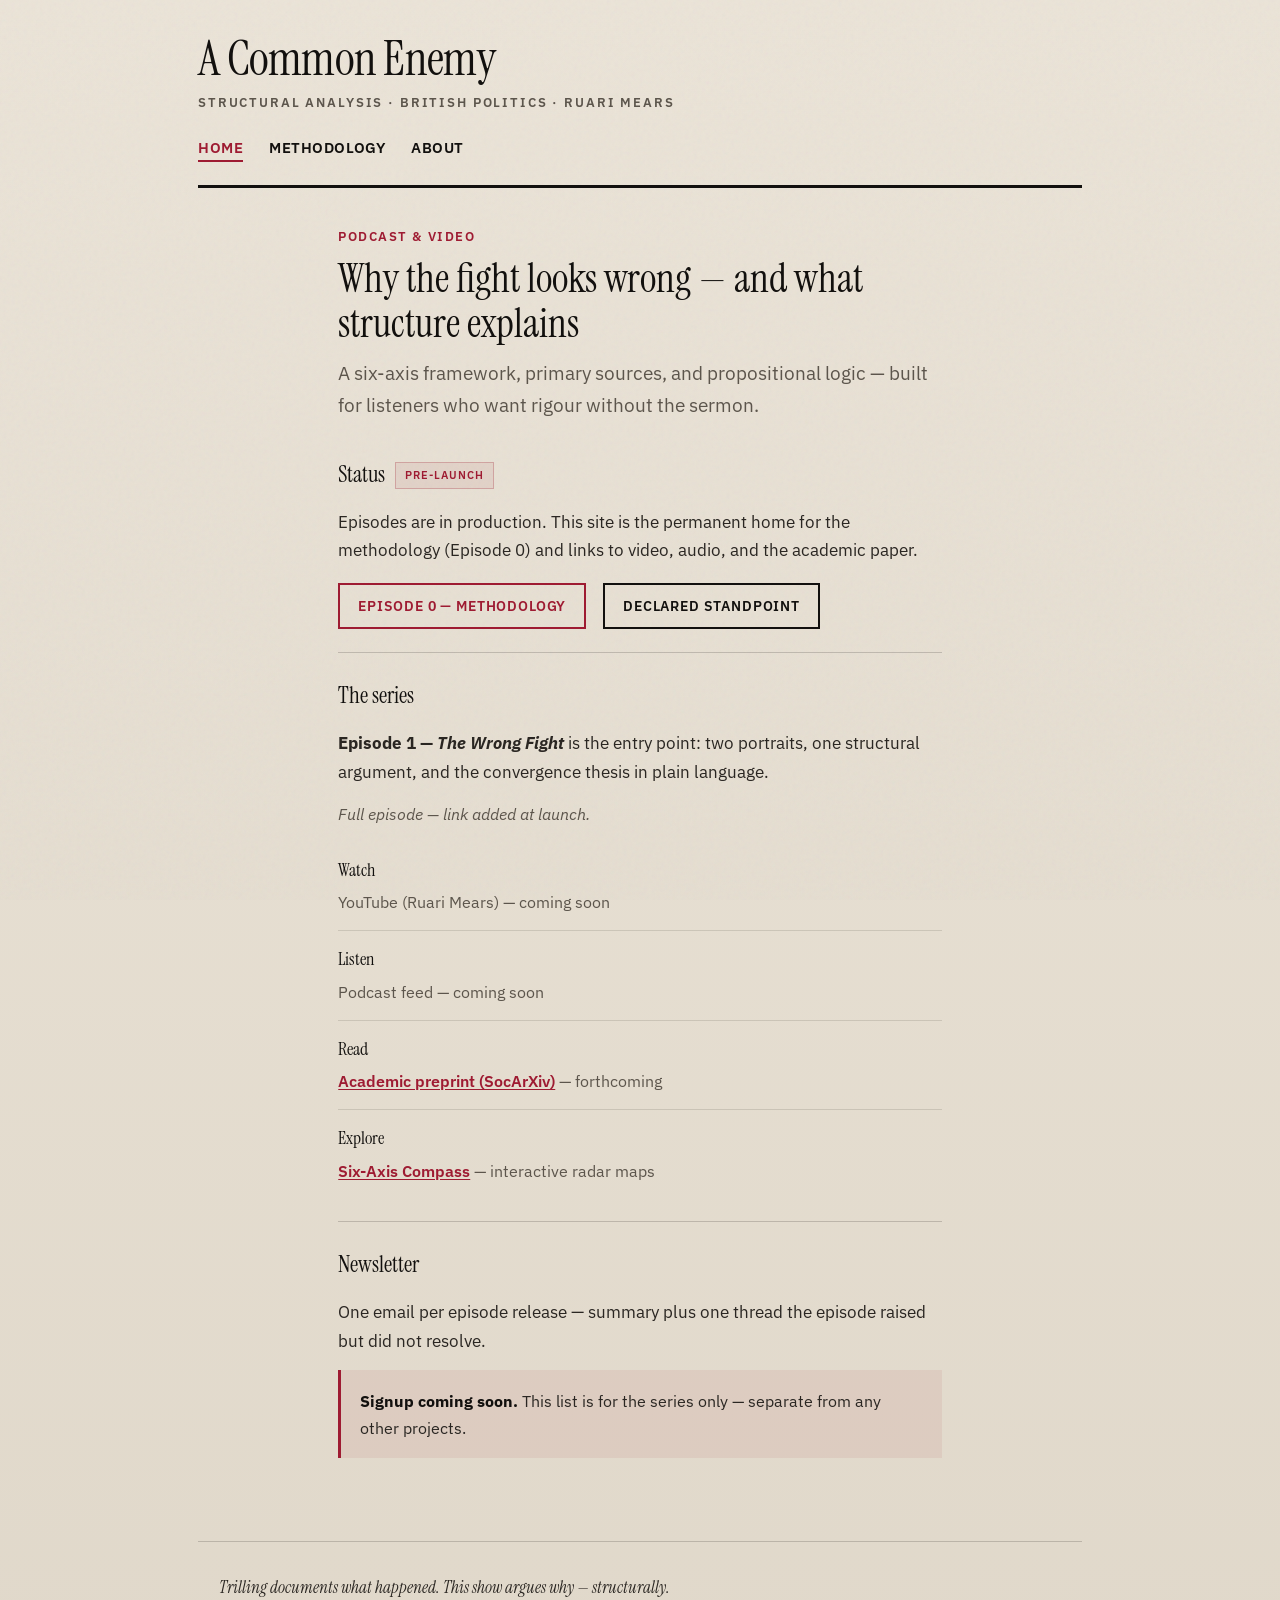
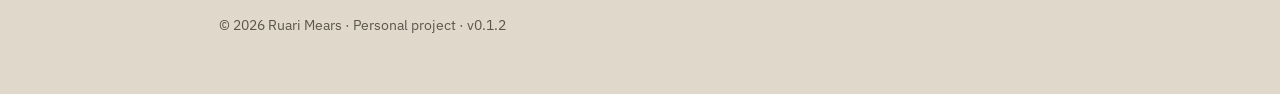
<file: index.html>
<!DOCTYPE html>
<html lang="en-GB">
<head>
  <meta charset="utf-8">
  <meta name="viewport" content="width=device-width, initial-scale=1">
  <title>A Common Enemy — structural analysis of British politics</title>
  <meta name="description" content="A Common Enemy: podcast and video series on structural convergence in British politics — by Ruari Mears. Methodology, episodes, and academic work.">
  <link rel="canonical" href="https://earlution.github.io/common-enemy-web/">
  <meta property="og:title" content="A Common Enemy">
  <meta property="og:description" content="Structural analysis of British politics — podcast and video by Ruari Mears.">
  <meta property="og:type" content="website">
  <meta property="og:url" content="https://earlution.github.io/common-enemy-web/">
  <meta name="theme-color" content="#ebe4d8">
  <link rel="icon" href="assets/favicon.svg" type="image/svg+xml">
  <link rel="stylesheet" href="styles.css">
</head>
<body>
  <a class="skip-link" href="#main">Skip to content</a>

  <header class="masthead">
    <div class="masthead-inner">
      <a class="series-title" href="index.html">A Common Enemy</a>
      <p class="series-tag">Structural analysis · British politics · Ruari Mears</p>
      <nav class="site-nav" aria-label="Site">
        <ul>
          <li><a href="index.html" aria-current="page">Home</a></li>
          <li><a href="methodology.html">Methodology</a></li>
          <li><a href="about.html">About</a></li>
        </ul>
      </nav>
    </div>
    <hr class="masthead-rule" aria-hidden="true">
  </header>

  <article class="page" id="main">
    <header class="page-header">
      <p class="kicker">Podcast &amp; video</p>
      <h1>Why the fight looks wrong — and what structure explains</h1>
      <p class="lede">A six-axis framework, primary sources, and propositional logic — built for listeners who want rigour without the sermon.</p>
    </header>

    <section class="section" aria-labelledby="status-heading">
      <h2 id="status-heading">Status <span class="status-badge">Pre-launch</span></h2>
      <p>Episodes are in production. This site is the permanent home for the methodology (Episode&nbsp;0) and links to video, audio, and the academic paper.</p>
      <div class="link-row">
        <a class="btn btn-accent" href="methodology.html">Episode 0 — Methodology</a>
        <a class="btn" href="about.html">Declared standpoint</a>
      </div>
    </section>

    <section class="section" aria-labelledby="series-heading">
      <h2 id="series-heading">The series</h2>
      <p><strong>Episode 1 — <em>The Wrong Fight</em></strong> is the entry point: two portraits, one structural argument, and the convergence thesis in plain language.</p>
      <p class="pending">Full episode — link added at launch.</p>
      <ul class="link-list">
        <li>
          <span class="label">Watch</span>
          <span class="meta">YouTube (Ruari Mears) — coming soon</span>
        </li>
        <li>
          <span class="label">Listen</span>
          <span class="meta">Podcast feed — coming soon</span>
        </li>
        <li>
          <span class="label">Read</span>
          <span class="meta"><a href="#paper" id="paper-link">Academic preprint (SocArXiv)</a> — forthcoming</span>
        </li>
        <li>
          <span class="label">Explore</span>
          <span class="meta"><a href="https://earlution.github.io/6-axis-compass/" rel="noopener noreferrer">Six-Axis Compass</a> — interactive radar maps</span>
        </li>
      </ul>
    </section>

    <section class="section" aria-labelledby="newsletter-heading">
      <h2 id="newsletter-heading">Newsletter</h2>
      <p>One email per episode release — summary plus one thread the episode raised but did not resolve.</p>
      <div class="note-box" id="newsletter">
        <p><strong>Signup coming soon.</strong> This list is for the series only — separate from any other projects.</p>
      </div>
    </section>
  </article>

  <footer class="site-footer">
    <p class="tagline">Trilling documents what happened. This show argues why — structurally.</p>
    <p>© <span id="year"></span> Ruari Mears · Personal project · <span id="site-version"></span></p>
  </footer>

  <script src="assets/site.js"></script>
</body>
</html>
</file>
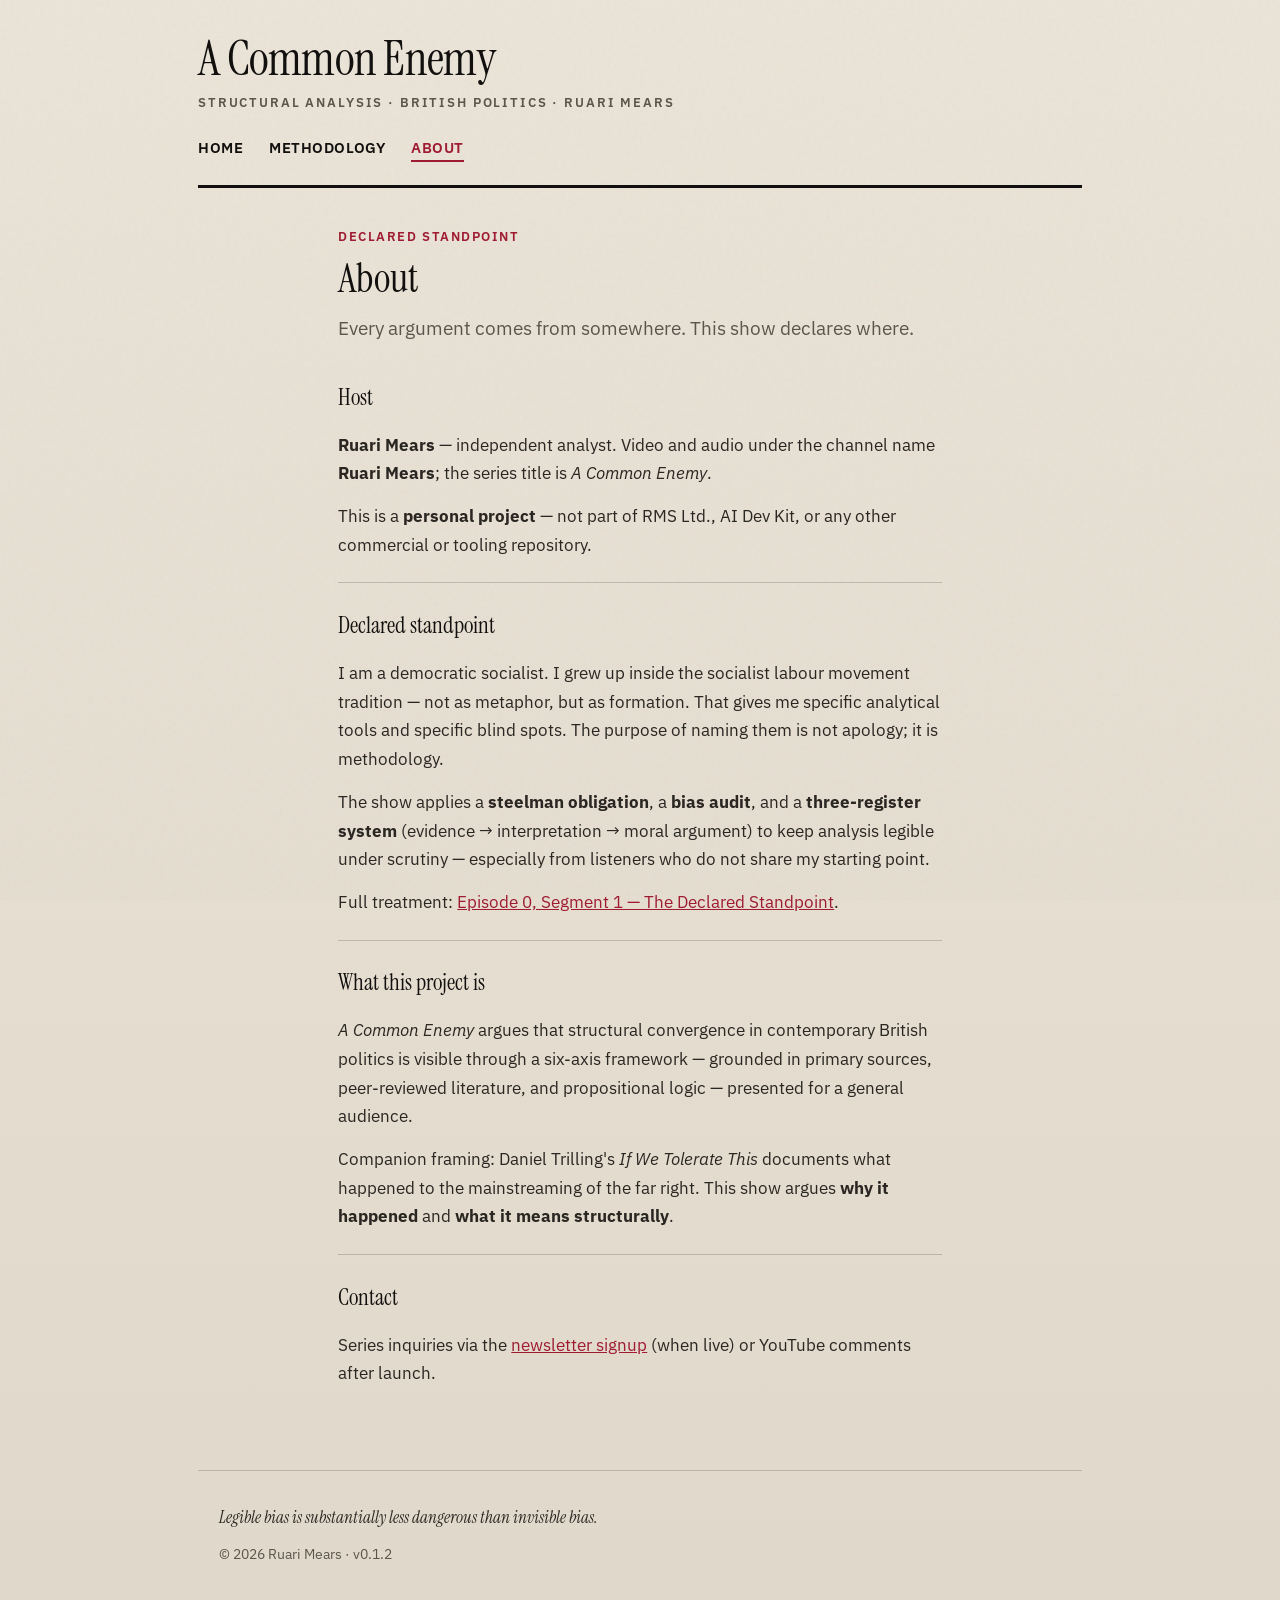
<file: about.html>
<!DOCTYPE html>
<html lang="en-GB">
<head>
  <meta charset="utf-8">
  <meta name="viewport" content="width=device-width, initial-scale=1">
  <title>About — A Common Enemy</title>
  <meta name="description" content="About A Common Enemy and Ruari Mears — declared standpoint, methodology, and what this project is for.">
  <link rel="canonical" href="https://earlution.github.io/common-enemy-web/about.html">
  <meta name="theme-color" content="#ebe4d8">
  <link rel="icon" href="assets/favicon.svg" type="image/svg+xml">
  <link rel="stylesheet" href="styles.css">
</head>
<body>
  <a class="skip-link" href="#main">Skip to content</a>

  <header class="masthead">
    <div class="masthead-inner">
      <a class="series-title" href="index.html">A Common Enemy</a>
      <p class="series-tag">Structural analysis · British politics · Ruari Mears</p>
      <nav class="site-nav" aria-label="Site">
        <ul>
          <li><a href="index.html">Home</a></li>
          <li><a href="methodology.html">Methodology</a></li>
          <li><a href="about.html" aria-current="page">About</a></li>
        </ul>
      </nav>
    </div>
    <hr class="masthead-rule" aria-hidden="true">
  </header>

  <article class="page" id="main">
    <header class="page-header">
      <p class="kicker">Declared standpoint</p>
      <h1>About</h1>
      <p class="lede">Every argument comes from somewhere. This show declares where.</p>
    </header>

    <section class="section" aria-labelledby="host-heading">
      <h2 id="host-heading">Host</h2>
      <p><strong>Ruari Mears</strong> — independent analyst. Video and audio under the channel name <strong>Ruari Mears</strong>; the series title is <em>A Common Enemy</em>.</p>
      <p>This is a <strong>personal project</strong> — not part of RMS Ltd., AI Dev Kit, or any other commercial or tooling repository.</p>
    </section>

    <section class="section" aria-labelledby="standpoint-heading">
      <h2 id="standpoint-heading">Declared standpoint</h2>
      <p>I am a democratic socialist. I grew up inside the socialist labour movement tradition — not as metaphor, but as formation. That gives me specific analytical tools and specific blind spots. The purpose of naming them is not apology; it is methodology.</p>
      <p>The show applies a <strong>steelman obligation</strong>, a <strong>bias audit</strong>, and a <strong>three-register system</strong> (evidence → interpretation → moral argument) to keep analysis legible under scrutiny — especially from listeners who do not share my starting point.</p>
      <p>Full treatment: <a href="methodology.html#s01">Episode 0, Segment 1 — The Declared Standpoint</a>.</p>
    </section>

    <section class="section" aria-labelledby="project-heading">
      <h2 id="project-heading">What this project is</h2>
      <p><em>A Common Enemy</em> argues that structural convergence in contemporary British politics is visible through a six-axis framework — grounded in primary sources, peer-reviewed literature, and propositional logic — presented for a general audience.</p>
      <p>Companion framing: Daniel Trilling's <em>If We Tolerate This</em> documents what happened to the mainstreaming of the far right. This show argues <strong>why it happened</strong> and <strong>what it means structurally</strong>.</p>
    </section>

    <section class="section" aria-labelledby="contact-heading">
      <h2 id="contact-heading">Contact</h2>
      <p>Series inquiries via the <a href="index.html#newsletter">newsletter signup</a> (when live) or YouTube comments after launch.</p>
    </section>
  </article>

  <footer class="site-footer">
    <p class="tagline">Legible bias is substantially less dangerous than invisible bias.</p>
    <p>© <span id="year"></span> Ruari Mears · <span id="site-version"></span></p>
  </footer>

  <script src="assets/site.js"></script>
</body>
</html>
</file>
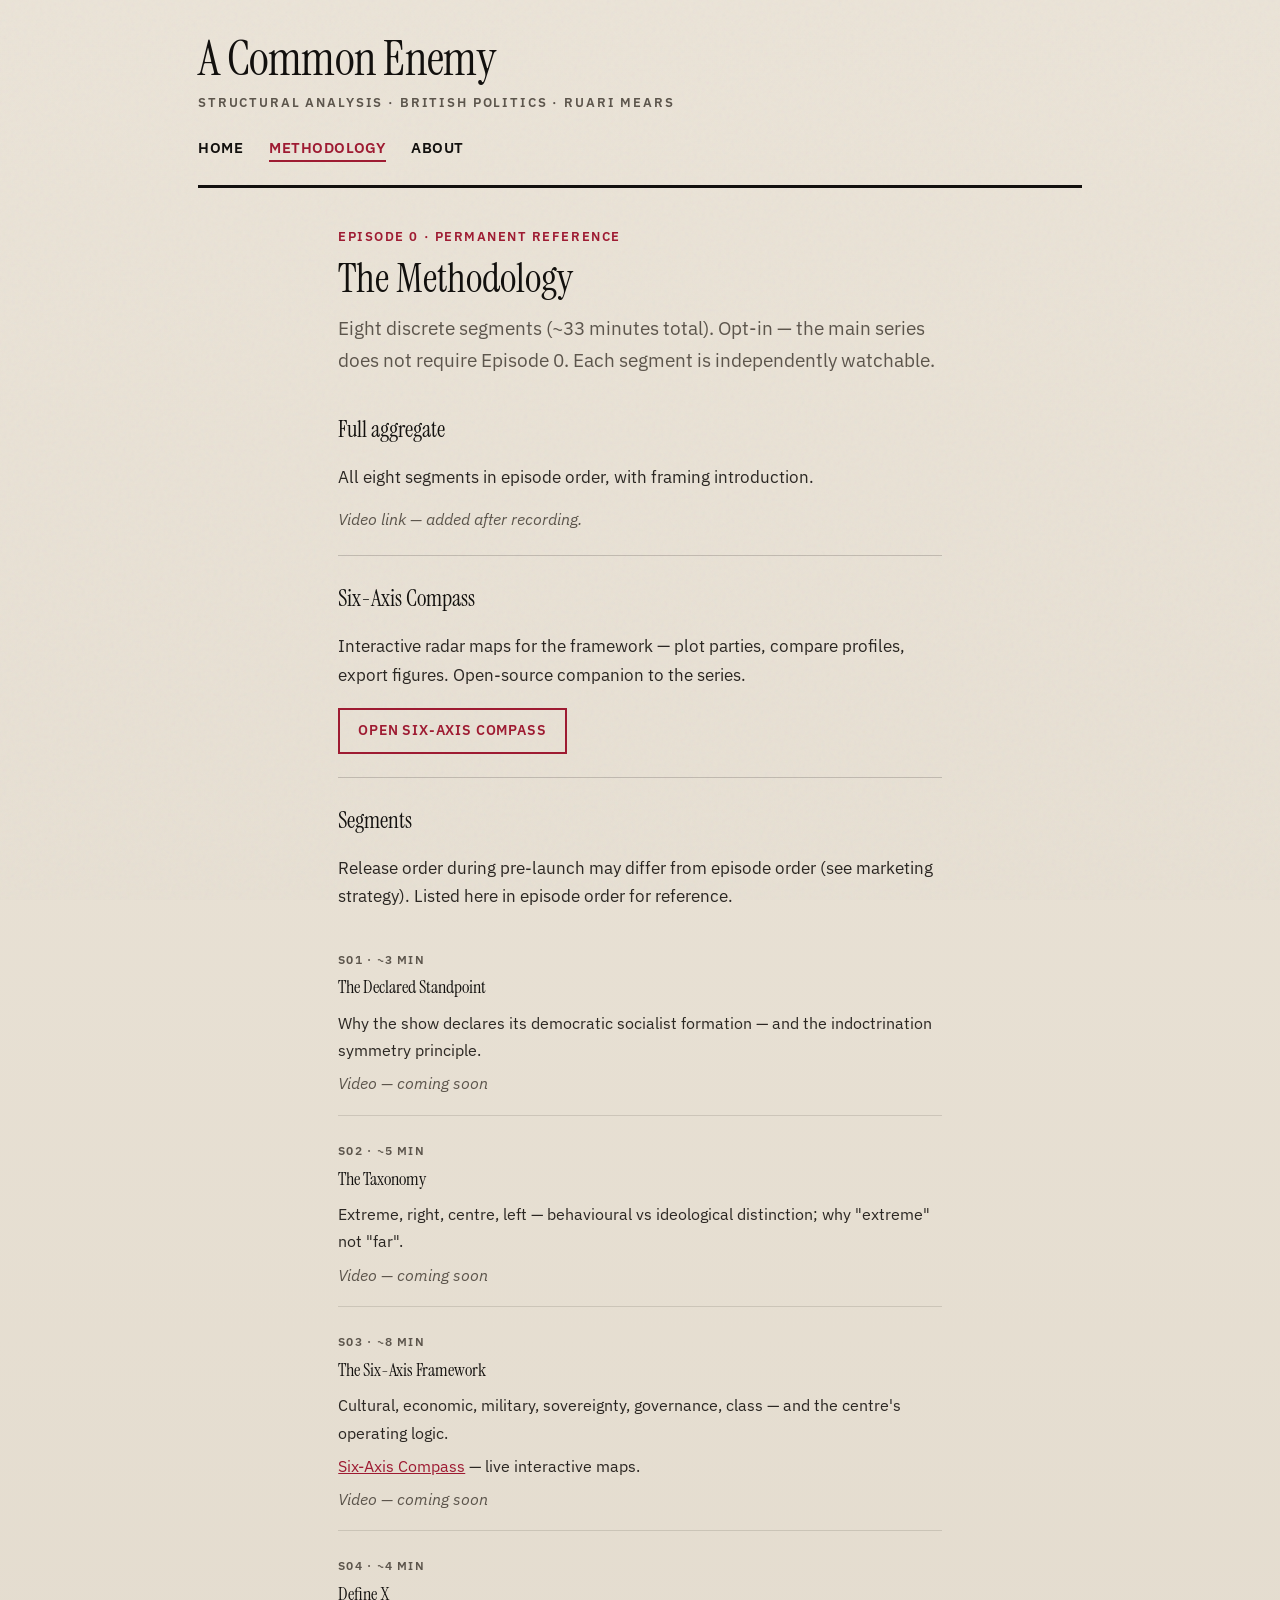
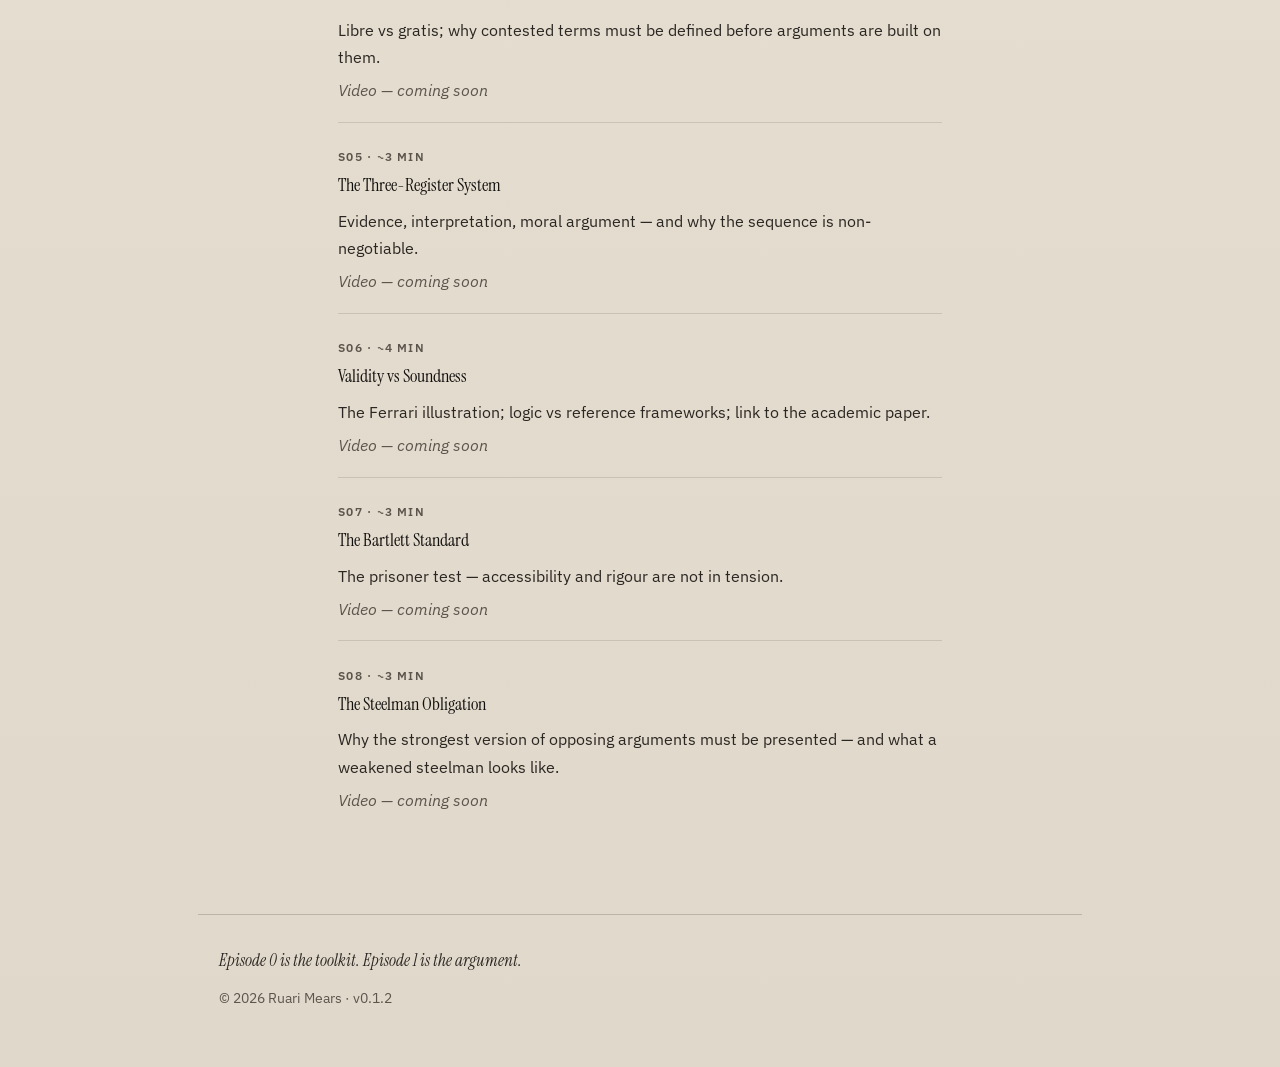
<file: methodology.html>
<!DOCTYPE html>
<html lang="en-GB">
<head>
  <meta charset="utf-8">
  <meta name="viewport" content="width=device-width, initial-scale=1">
  <title>Methodology — Episode 0 · A Common Enemy</title>
  <meta name="description" content="Episode 0: eight short segments defining the analytical tools used across A Common Enemy — taxonomy, six-axis framework, define-x, and more.">
  <link rel="canonical" href="https://earlution.github.io/common-enemy-web/methodology.html">
  <meta name="theme-color" content="#ebe4d8">
  <link rel="icon" href="assets/favicon.svg" type="image/svg+xml">
  <link rel="stylesheet" href="styles.css">
</head>
<body>
  <a class="skip-link" href="#main">Skip to content</a>

  <header class="masthead">
    <div class="masthead-inner">
      <a class="series-title" href="index.html">A Common Enemy</a>
      <p class="series-tag">Structural analysis · British politics · Ruari Mears</p>
      <nav class="site-nav" aria-label="Site">
        <ul>
          <li><a href="index.html">Home</a></li>
          <li><a href="methodology.html" aria-current="page">Methodology</a></li>
          <li><a href="about.html">About</a></li>
        </ul>
      </nav>
    </div>
    <hr class="masthead-rule" aria-hidden="true">
  </header>

  <article class="page" id="main">
    <header class="page-header">
      <p class="kicker">Episode 0 · permanent reference</p>
      <h1>The Methodology</h1>
      <p class="lede">Eight discrete segments (~33 minutes total). Opt-in — the main series does not require Episode&nbsp;0. Each segment is independently watchable.</p>
    </header>

    <section class="section" aria-labelledby="aggregate-heading">
      <h2 id="aggregate-heading">Full aggregate</h2>
      <p>All eight segments in episode order, with framing introduction.</p>
      <p class="pending" id="aggregate-link">Video link — added after recording.</p>
    </section>

    <section class="section" aria-labelledby="compass-heading">
      <h2 id="compass-heading">Six-Axis Compass</h2>
      <p>Interactive radar maps for the framework — plot parties, compare profiles, export figures. Open-source companion to the series.</p>
      <div class="link-row">
        <a class="btn btn-accent" href="https://earlution.github.io/6-axis-compass/" rel="noopener noreferrer">Open Six-Axis Compass</a>
      </div>
    </section>

    <section class="section" aria-labelledby="segments-heading">
      <h2 id="segments-heading">Segments</h2>
      <p>Release order during pre-launch may differ from episode order (see marketing strategy). Listed here in episode order for reference.</p>

      <ol class="segment-list">
        <li id="s01">
          <span class="segment-id">S01 · ~3 min</span>
          <h3>The Declared Standpoint</h3>
          <p>Why the show declares its democratic socialist formation — and the indoctrination symmetry principle.</p>
          <p class="pending" data-youtube="s01">Video — coming soon</p>
        </li>
        <li id="s02">
          <span class="segment-id">S02 · ~5 min</span>
          <h3>The Taxonomy</h3>
          <p>Extreme, right, centre, left — behavioural vs ideological distinction; why "extreme" not "far".</p>
          <p class="pending" data-youtube="s02">Video — coming soon</p>
        </li>
        <li id="s03">
          <span class="segment-id">S03 · ~8 min</span>
          <h3>The Six-Axis Framework</h3>
          <p>Cultural, economic, military, sovereignty, governance, class — and the centre's operating logic.</p>
          <p><a href="https://earlution.github.io/6-axis-compass/" rel="noopener noreferrer">Six-Axis Compass</a> — live interactive maps.</p>
          <p class="pending" data-youtube="s03">Video — coming soon</p>
        </li>
        <li id="s04">
          <span class="segment-id">S04 · ~4 min</span>
          <h3>Define X</h3>
          <p>Libre vs gratis; why contested terms must be defined before arguments are built on them.</p>
          <p class="pending" data-youtube="s04">Video — coming soon</p>
        </li>
        <li id="s05">
          <span class="segment-id">S05 · ~3 min</span>
          <h3>The Three-Register System</h3>
          <p>Evidence, interpretation, moral argument — and why the sequence is non-negotiable.</p>
          <p class="pending" data-youtube="s05">Video — coming soon</p>
        </li>
        <li id="s06">
          <span class="segment-id">S06 · ~4 min</span>
          <h3>Validity vs Soundness</h3>
          <p>The Ferrari illustration; logic vs reference frameworks; link to the academic paper.</p>
          <p class="pending" data-youtube="s06">Video — coming soon</p>
        </li>
        <li id="s07">
          <span class="segment-id">S07 · ~3 min</span>
          <h3>The Bartlett Standard</h3>
          <p>The prisoner test — accessibility and rigour are not in tension.</p>
          <p class="pending" data-youtube="s07">Video — coming soon</p>
        </li>
        <li id="s08">
          <span class="segment-id">S08 · ~3 min</span>
          <h3>The Steelman Obligation</h3>
          <p>Why the strongest version of opposing arguments must be presented — and what a weakened steelman looks like.</p>
          <p class="pending" data-youtube="s08">Video — coming soon</p>
        </li>
      </ol>
    </section>
  </article>

  <footer class="site-footer">
    <p class="tagline">Episode 0 is the toolkit. Episode 1 is the argument.</p>
    <p>© <span id="year"></span> Ruari Mears · <span id="site-version"></span></p>
  </footer>

  <script src="assets/site.js"></script>
</body>
</html>
</file>
<file: styles.css>
/* A Common Enemy — editorial broadcast identity (distinct from RMS / AI Dev Kit) */

@import url("https://fonts.googleapis.com/css2?family=Instrument+Serif:ital@0;1&family=IBM+Plex+Sans:ital,wght@0,400;0,500;0,600;1,400&display=swap");

:root {
  --paper: #ebe4d8;
  --paper-deep: #e0d8ca;
  --ink: #12100e;
  --ink-soft: #2a2622;
  --muted: #5c554c;
  --rule: #12100e;
  --accent: #9e1b32;
  --accent-hover: #7a1528;
  --wash: rgba(158, 27, 50, 0.07);
  --max: 38rem;
  --wide: 52rem;
  --serif: "Instrument Serif", Georgia, "Times New Roman", serif;
  --sans: "IBM Plex Sans", "Helvetica Neue", sans-serif;
  font-size: 106.25%;
}

*, *::before, *::after { box-sizing: border-box; }

html {
  scroll-behavior: smooth;
  color-scheme: light;
}

body {
  margin: 0;
  font-family: var(--sans);
  line-height: 1.68;
  color: var(--ink-soft);
  background-color: var(--paper);
  background-image:
    linear-gradient(180deg, var(--paper) 0%, var(--paper-deep) 100%);
  min-height: 100vh;
}

body::before {
  content: "";
  position: fixed;
  inset: 0;
  pointer-events: none;
  opacity: 0.045;
  background-image: url("data:image/svg+xml,%3Csvg viewBox='0 0 256 256' xmlns='http://www.w3.org/2000/svg'%3E%3Cfilter id='n'%3E%3CfeTurbulence type='fractalNoise' baseFrequency='0.85' numOctaves='4' stitchTiles='stitch'/%3E%3C/filter%3E%3Crect width='100%25' height='100%25' filter='url(%23n)'/%3E%3C/svg%3E");
  z-index: 0;
}

.skip-link {
  position: absolute;
  left: -9999px;
  top: 0;
  padding: 0.5rem 1rem;
  background: var(--ink);
  color: var(--paper);
  z-index: 100;
  font-weight: 600;
}
.skip-link:focus { left: 0; }

.masthead {
  position: relative;
  z-index: 1;
  padding: 2rem 1.25rem 0;
  animation: rise 0.7s ease both;
}

.masthead-inner {
  max-width: var(--wide);
  margin: 0 auto;
  display: grid;
  gap: 0.35rem;
}

.series-title {
  margin: 0;
  font-family: var(--serif);
  font-size: clamp(2rem, 6vw, 2.85rem);
  font-weight: 400;
  line-height: 1.05;
  letter-spacing: -0.015em;
  color: var(--ink);
  text-decoration: none;
  width: fit-content;
}

.series-title:hover { color: var(--accent); }

.series-tag {
  margin: 0;
  font-size: 0.78rem;
  font-weight: 600;
  letter-spacing: 0.14em;
  text-transform: uppercase;
  color: var(--muted);
}

.site-nav {
  margin-top: 0.85rem;
}

.site-nav ul {
  display: flex;
  flex-wrap: wrap;
  gap: 0.35rem 1.5rem;
  list-style: none;
  margin: 0;
  padding: 0;
}

.site-nav a {
  color: var(--ink);
  text-decoration: none;
  font-size: 0.88rem;
  font-weight: 600;
  letter-spacing: 0.04em;
  text-transform: uppercase;
  padding-bottom: 0.15rem;
  border-bottom: 2px solid transparent;
  transition: border-color 0.15s ease, color 0.15s ease;
}

.site-nav a:hover,
.site-nav a[aria-current="page"] {
  color: var(--accent);
  border-bottom-color: var(--accent);
}

.masthead-rule {
  max-width: var(--wide);
  margin: 1.35rem auto 0;
  border: none;
  border-top: 3px solid var(--rule);
}

.masthead-rule::after {
  content: "";
  display: block;
  width: 4.5rem;
  height: 3px;
  background: var(--accent);
  margin-top: -3px;
}

.page {
  position: relative;
  z-index: 1;
  max-width: var(--max);
  margin: 0 auto;
  padding: 2.25rem 1.25rem 3.5rem;
  animation: rise 0.7s 0.08s ease both;
}

.page-header {
  margin-bottom: 2rem;
}

.kicker {
  margin: 0 0 0.5rem;
  font-size: 0.75rem;
  font-weight: 600;
  letter-spacing: 0.12em;
  text-transform: uppercase;
  color: var(--accent);
}

.page-header h1 {
  margin: 0 0 0.65rem;
  font-family: var(--serif);
  font-size: clamp(1.85rem, 5vw, 2.35rem);
  font-weight: 400;
  line-height: 1.12;
  color: var(--ink);
}

.lede {
  margin: 0;
  font-size: 1.12rem;
  color: var(--muted);
  max-width: 34em;
}

.section {
  padding: 1.35rem 0;
  border-top: 1px solid rgba(18, 16, 14, 0.18);
}

.section:first-of-type { border-top: none; padding-top: 0; }

.section h2 {
  margin: 0 0 0.85rem;
  font-family: var(--serif);
  font-size: 1.35rem;
  font-weight: 400;
  color: var(--ink);
}

.section h3 {
  margin: 0 0 0.35rem;
  font-family: var(--serif);
  font-size: 1.08rem;
  font-weight: 400;
  color: var(--ink);
}

.section p { margin: 0 0 0.85rem; }
.section p:last-child { margin-bottom: 0; }

.status-badge {
  display: inline-block;
  margin-left: 0.35rem;
  font-family: var(--sans);
  font-size: 0.62rem;
  font-weight: 600;
  letter-spacing: 0.1em;
  text-transform: uppercase;
  padding: 0.2rem 0.5rem;
  vertical-align: middle;
  background: var(--wash);
  color: var(--accent);
  border: 1px solid rgba(158, 27, 50, 0.25);
}

.link-row {
  display: flex;
  flex-wrap: wrap;
  gap: 0.65rem 1rem;
  margin-top: 1.1rem;
}

.btn {
  display: inline-block;
  padding: 0.55rem 1.05rem;
  font-family: var(--sans);
  font-size: 0.82rem;
  font-weight: 600;
  letter-spacing: 0.06em;
  text-transform: uppercase;
  text-decoration: none;
  border: 2px solid var(--ink);
  color: var(--ink);
  background: transparent;
  transition: background 0.15s ease, color 0.15s ease, border-color 0.15s ease;
}

.btn:hover {
  background: var(--ink);
  color: var(--paper);
}

.btn-accent {
  border-color: var(--accent);
  color: var(--accent);
}

.btn-accent:hover {
  background: var(--accent);
  border-color: var(--accent);
  color: var(--paper);
}

.link-list {
  list-style: none;
  margin: 0;
  padding: 0;
}

.link-list li {
  padding: 0.85rem 0;
  border-bottom: 1px solid rgba(18, 16, 14, 0.12);
}

.link-list li:last-child { border-bottom: none; }

.link-list .label {
  display: block;
  font-family: var(--serif);
  font-size: 1.05rem;
  color: var(--ink);
}

.link-list .meta {
  display: block;
  margin-top: 0.2rem;
  font-size: 0.92rem;
  color: var(--muted);
}

.link-list a {
  color: var(--accent);
  font-weight: 600;
  text-decoration: underline;
  text-underline-offset: 0.15em;
}

.link-list a:hover { color: var(--accent-hover); }

.segment-list {
  list-style: none;
  margin: 0;
  padding: 0;
}

.segment-list li {
  padding: 1.1rem 0;
  border-bottom: 1px solid rgba(18, 16, 14, 0.12);
}

.segment-list li:last-child { border-bottom: none; }

.segment-id {
  font-size: 0.72rem;
  font-weight: 600;
  letter-spacing: 0.1em;
  text-transform: uppercase;
  color: var(--muted);
}

.segment-list p {
  margin: 0.35rem 0 0;
  font-size: 0.95rem;
}

.pending {
  color: var(--muted);
  font-style: italic;
  font-size: 0.92rem;
}

.note-box {
  margin-top: 0.75rem;
  padding: 1rem 1.1rem;
  border-left: 3px solid var(--accent);
  background: var(--wash);
  font-size: 0.95rem;
}

.note-box strong { color: var(--ink); }

.site-footer {
  position: relative;
  z-index: 1;
  max-width: var(--wide);
  margin: 0 auto;
  padding: 1.5rem 1.25rem 3rem;
  border-top: 1px solid rgba(18, 16, 14, 0.18);
  font-size: 0.85rem;
  color: var(--muted);
}

.site-footer p { margin: 0.35rem 0; }

.tagline {
  font-family: var(--serif);
  font-size: 1rem;
  font-style: italic;
  color: var(--ink-soft);
  margin-bottom: 0.65rem !important;
}

a { color: var(--accent); }
a:hover { color: var(--accent-hover); }

a:focus-visible {
  outline: 2px solid var(--accent);
  outline-offset: 3px;
}

@keyframes rise {
  from {
    opacity: 0;
    transform: translateY(10px);
  }
  to {
    opacity: 1;
    transform: translateY(0);
  }
}

@media (max-width: 520px) {
  .masthead { padding-top: 1.5rem; }
  .link-row { flex-direction: column; }
  .btn { text-align: center; }
}

@media (prefers-reduced-motion: reduce) {
  *, *::before, *::after {
    animation-duration: 0.01ms !important;
    animation-iteration-count: 1 !important;
    transition-duration: 0.01ms !important;
  }
}
</file>
